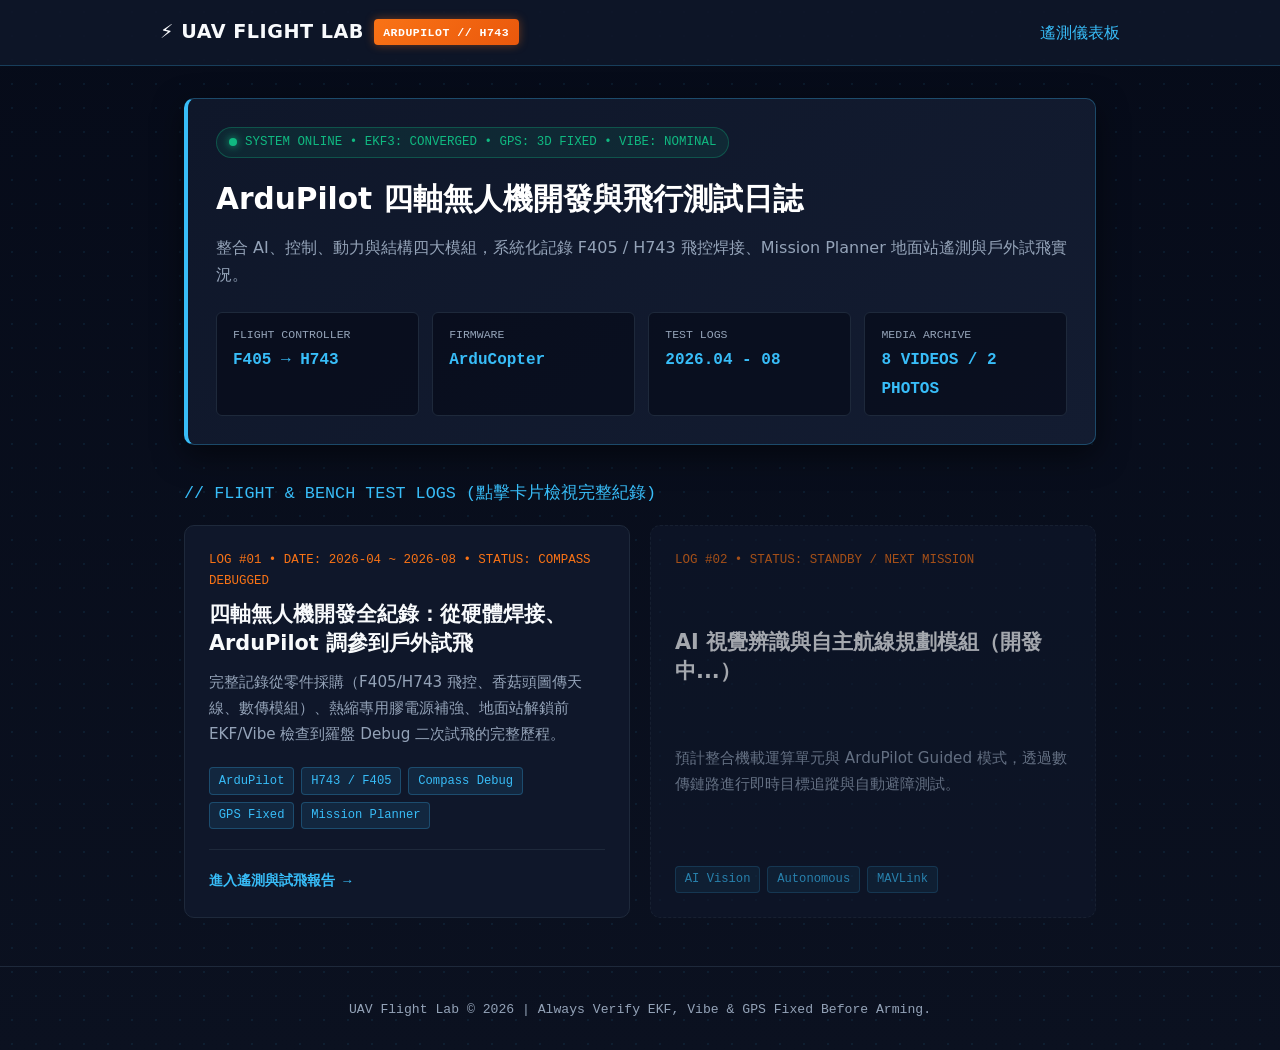
<file: index.html>
<!DOCTYPE html>
<html lang="zh-Hant">
<head>
  <meta charset="UTF-8">
  <meta name="viewport" content="width=device-width, initial-scale=1.0">
  <title>ArduPilot 無人機開發與飛行測試日誌 | UAV Flight Lab</title>
  <style>
    :root {
      --bg-main: #060B19;
      --bg-card: #0F172A;
      --border-color: #1E293B;
      --text-primary: #F8FAFC;
      --text-secondary: #94A3B8;
      --accent-orange: #F97316;
      --accent-blue: #38BDF8;
      --accent-green: #10B981;
    }
    * { box-sizing: border-box; margin: 0; padding: 0; }
    body {
      background-color: var(--bg-main);
      background-image: 
        radial-gradient(rgba(56, 189, 248, 0.08) 1px, transparent 1px),
        linear-gradient(to bottom, #060B19, #0B1120);
      background-size: 24px 24px, 100% 100%;
      color: var(--text-primary);
      font-family: system-ui, -apple-system, "Noto Sans TC", sans-serif;
      line-height: 1.7;
    }
    a { color: var(--accent-blue); text-decoration: none; }
    header {
      background-color: rgba(15, 23, 42, 0.9);
      border-bottom: 1px solid rgba(56, 189, 248, 0.25);
      padding: 1rem 1.5rem;
      position: sticky;
      top: 0;
      z-index: 100;
    }
    .nav-container {
      max-width: 960px;
      margin: 0 auto;
      display: flex;
      justify-content: space-between;
      align-items: center;
    }
    .site-title {
      font-size: 1.2rem;
      font-weight: 800;
      letter-spacing: 0.5px;
      color: var(--text-primary);
      display: flex;
      align-items: center;
      gap: 0.6rem;
    }
    .badge {
      background: linear-gradient(135deg, #F97316, #EA580C);
      color: #fff;
      font-size: 0.72rem;
      font-family: monospace;
      padding: 0.2rem 0.6rem;
      border-radius: 4px;
      box-shadow: 0 0 10px rgba(249, 115, 22, 0.4);
    }
    main { max-width: 960px; margin: 2rem auto; padding: 0 1.5rem; }
    .hero {
      background: linear-gradient(145deg, #0F172A, #131C31);
      border: 1px solid rgba(56, 189, 248, 0.3);
      border-left: 4px solid var(--accent-blue);
      border-radius: 10px;
      padding: 1.75rem;
      margin-bottom: 2.2rem;
      box-shadow: 0 10px 30px rgba(0, 0, 0, 0.5);
    }
    .telemetry-bar {
      font-family: monospace;
      font-size: 0.78rem;
      color: var(--accent-green);
      background-color: rgba(16, 185, 129, 0.1);
      border: 1px solid rgba(16, 185, 129, 0.3);
      display: inline-flex;
      align-items: center;
      gap: 0.5rem;
      padding: 0.25rem 0.75rem;
      border-radius: 999px;
      margin-bottom: 1rem;
    }
    .status-dot {
      width: 8px;
      height: 8px;
      background-color: var(--accent-green);
      border-radius: 50%;
      box-shadow: 0 0 8px var(--accent-green);
    }
    .hero h1 { font-size: 1.85rem; margin-bottom: 0.6rem; color: #FFFFFF; }
    .hero p { color: var(--text-secondary); margin-bottom: 1.5rem; }
    .stats-row {
      display: grid;
      grid-template-columns: repeat(auto-fit, minmax(180px, 1fr));
      gap: 0.85rem;
    }
    .stat-box {
      background-color: rgba(6, 11, 25, 0.7);
      border: 1px solid var(--border-color);
      border-radius: 6px;
      padding: 0.75rem 1rem;
    }
    .stat-label { display: block; font-family: monospace; font-size: 0.72rem; color: var(--text-secondary); }
    .stat-value { font-family: monospace; font-size: 1rem; font-weight: 700; color: var(--accent-blue); }
    .section-title { font-size: 1.05rem; margin-bottom: 1rem; color: var(--accent-blue); font-family: monospace; }
    .card-grid { display: grid; grid-template-columns: repeat(auto-fit, minmax(360px, 1fr)); gap: 1.25rem; }
    .card {
      background-color: var(--bg-card);
      border: 1px solid var(--border-color);
      border-radius: 10px;
      padding: 1.5rem;
      display: flex;
      flex-direction: column;
      justify-content: space-between;
    }
    .card:hover { border-color: var(--accent-blue); box-shadow: 0 8px 24px rgba(56, 189, 248, 0.15); }
    .card-placeholder { opacity: 0.65; border-style: dashed; }
    .card-meta { font-family: monospace; font-size: 0.78rem; color: var(--accent-orange); margin-bottom: 0.5rem; }
    .card h2 { font-size: 1.3rem; margin-bottom: 0.75rem; line-height: 1.4; }
    .card h2 a { color: var(--text-primary); }
    .card p { color: var(--text-secondary); font-size: 0.95rem; }
    .tag-list { display: flex; flex-wrap: wrap; gap: 0.45rem; margin-top: 1.2rem; }
    .tag {
      background-color: rgba(56, 189, 248, 0.1);
      color: var(--accent-blue);
      border: 1px solid rgba(56, 189, 248, 0.25);
      font-family: monospace;
      font-size: 0.76rem;
      padding: 0.15rem 0.55rem;
      border-radius: 4px;
    }
    .card-footer { margin-top: 1.25rem; padding-top: 1rem; border-top: 1px solid var(--border-color); }
    .btn-tech { font-family: monospace; font-size: 0.85rem; font-weight: 700; color: var(--accent-blue); }
    footer {
      text-align: center;
      color: var(--text-secondary);
      font-size: 0.82rem;
      font-family: monospace;
      padding: 2rem 1rem;
      border-top: 1px solid var(--border-color);
      margin-top: 3rem;
    }
  </style>
</head>
<body>
  <header>
    <div class="nav-container">
      <a href="index.html" class="site-title">
        ⚡ UAV FLIGHT LAB <span class="badge">ARDUPILOT // H743</span>
      </a>
      <nav>
        <a href="index.html">遙測儀表板</a>
      </nav>
    </div>
  </header>

  <main>
    <section class="hero">
      <div class="telemetry-bar">
        <span class="status-dot"></span> SYSTEM ONLINE &bull; EKF3: CONVERGED &bull; GPS: 3D FIXED &bull; VIBE: NOMINAL
      </div>
      <h1>ArduPilot 四軸無人機開發與飛行測試日誌</h1>
      <p>整合 AI、控制、動力與結構四大模組，系統化記錄 F405 / H743 飛控焊接、Mission Planner 地面站遙測與戶外試飛實況。</p>
      <div class="stats-row">
        <div class="stat-box">
          <span class="stat-label">FLIGHT CONTROLLER</span>
          <span class="stat-value">F405 &rarr; H743</span>
        </div>
        <div class="stat-box">
          <span class="stat-label">FIRMWARE</span>
          <span class="stat-value">ArduCopter</span>
        </div>
        <div class="stat-box">
          <span class="stat-label">TEST LOGS</span>
          <span class="stat-value">2026.04 - 08</span>
        </div>
        <div class="stat-box">
          <span class="stat-label">MEDIA ARCHIVE</span>
          <span class="stat-value">8 VIDEOS / 2 PHOTOS</span>
        </div>
      </div>
    </section>

    <div class="section-title">// FLIGHT &amp; BENCH TEST LOGS (點擊卡片檢視完整紀錄)</div>
    <div class="card-grid">
      <div class="card">
        <div class="card-meta">LOG #01 &bull; DATE: 2026-04 ~ 2026-08 &bull; STATUS: COMPASS DEBUGGED</div>
        <h2><a href="posts/2026-11-ardupilot-bench-test.html">四軸無人機開發全紀錄：從硬體焊接、ArduPilot 調參到戶外試飛</a></h2>
        <p>完整記錄從零件採購（F405/H743 飛控、香菇頭圖傳天線、數傳模組）、熱縮專用膠電源補強、地面站解鎖前 EKF/Vibe 檢查到羅盤 Debug 二次試飛的完整歷程。</p>
        <div class="tag-list">
          <span class="tag">ArduPilot</span>
          <span class="tag">H743 / F405</span>
          <span class="tag">Compass Debug</span>
          <span class="tag">GPS Fixed</span>
          <span class="tag">Mission Planner</span>
        </div>
        <div class="card-footer">
          <a href="posts/2026-11-ardupilot-bench-test.html" class="btn-tech">進入遙測與試飛報告 &rarr;</a>
        </div>
      </div>

      <div class="card card-placeholder">
        <div class="card-meta">LOG #02 &bull; STATUS: STANDBY / NEXT MISSION</div>
        <h2>AI 視覺辨識與自主航線規劃模組（開發中...）</h2>
        <p>預計整合機載運算單元與 ArduPilot Guided 模式，透過數傳鏈路進行即時目標追蹤與自動避障測試。</p>
        <div class="tag-list">
          <span class="tag">AI Vision</span>
          <span class="tag">Autonomous</span>
          <span class="tag">MAVLink</span>
        </div>
      </div>
    </div>
  </main>

  <footer>
    <p>UAV Flight Lab &copy; 2026 | Always Verify EKF, Vibe &amp; GPS Fixed Before Arming.</p>
  </footer>
</body>
</html>
</file>
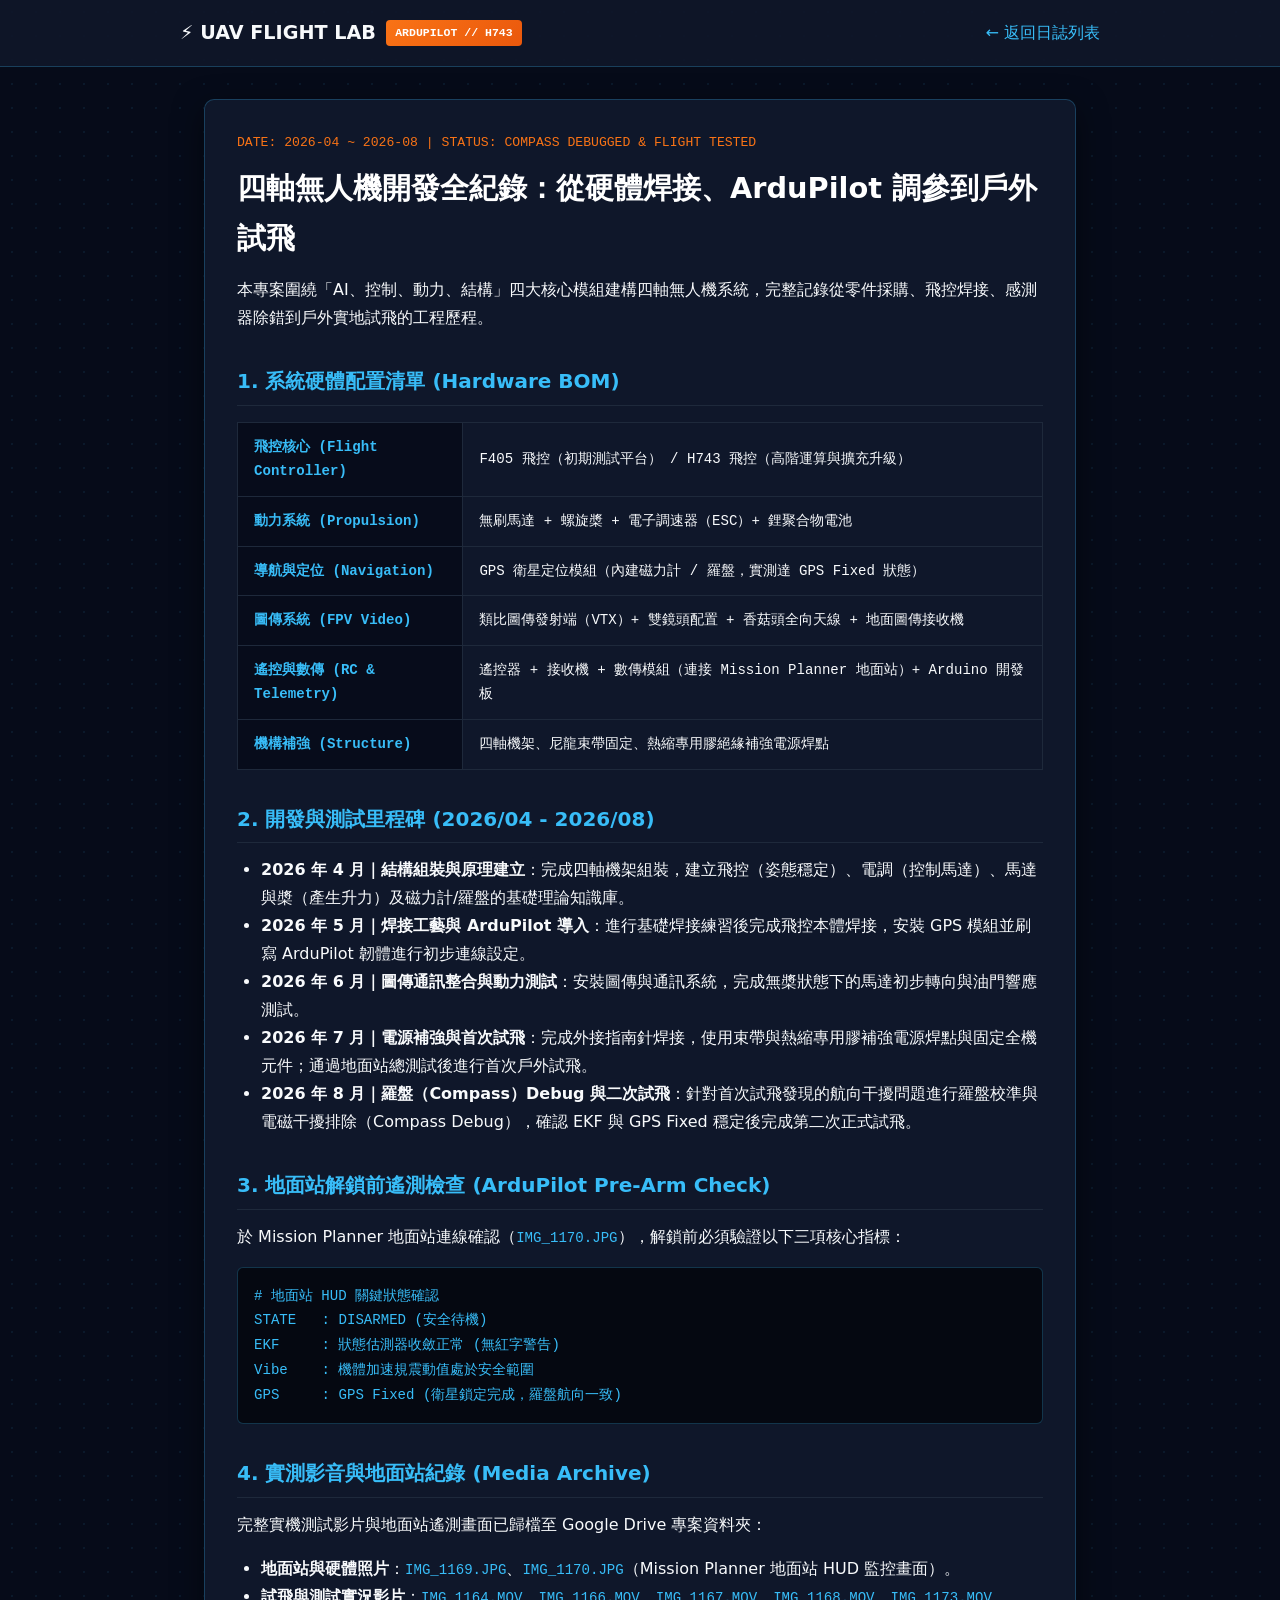
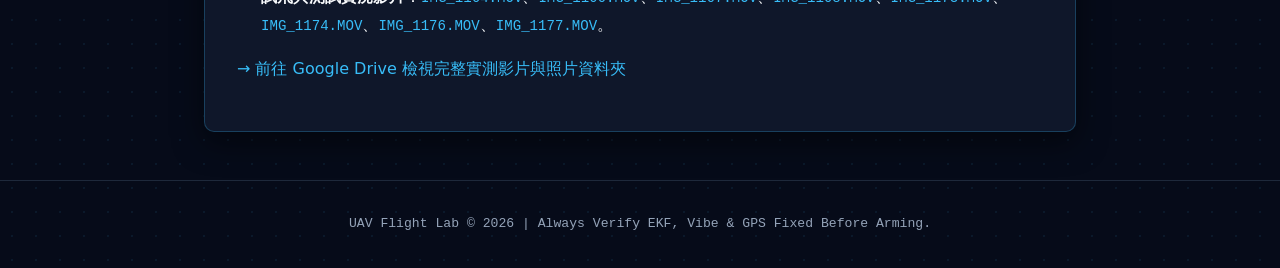
<file: posts/2026-11-ardupilot-bench-test.html>
<!DOCTYPE html>
<html lang="zh-Hant">
<head>
  <meta charset="UTF-8">
  <meta name="viewport" content="width=device-width, initial-scale=1.0">
  <title>四軸無人機開發與 ArduPilot 試飛紀錄 | UAV Flight Lab</title>
  <style>
    :root {
      --bg-main: #060B19;
      --bg-card: #0F172A;
      --border-color: #1E293B;
      --text-primary: #F8FAFC;
      --text-secondary: #94A3B8;
      --accent-orange: #F97316;
      --accent-blue: #38BDF8;
    }
    * { box-sizing: border-box; margin: 0; padding: 0; }
    body {
      background-color: var(--bg-main);
      background-image: radial-gradient(rgba(56, 189, 248, 0.08) 1px, transparent 1px);
      background-size: 24px 24px;
      color: var(--text-primary);
      font-family: system-ui, -apple-system, "Noto Sans TC", sans-serif;
      line-height: 1.75;
    }
    a { color: var(--accent-blue); text-decoration: none; }
    a:hover { text-decoration: underline; }
    header {
      background-color: rgba(15, 23, 42, 0.9);
      border-bottom: 1px solid rgba(56, 189, 248, 0.25);
      padding: 1rem 1.5rem;
    }
    .nav-container {
      max-width: 920px;
      margin: 0 auto;
      display: flex;
      justify-content: space-between;
      align-items: center;
    }
    .site-title {
      font-size: 1.2rem;
      font-weight: 800;
      color: var(--text-primary);
      display: flex;
      align-items: center;
      gap: 0.6rem;
    }
    .badge {
      background: linear-gradient(135deg, #F97316, #EA580C);
      color: #fff;
      font-size: 0.72rem;
      font-family: monospace;
      padding: 0.2rem 0.6rem;
      border-radius: 4px;
    }
    main { max-width: 920px; margin: 2rem auto; padding: 0 1.5rem; }
    article {
      background-color: var(--bg-card);
      border: 1px solid rgba(56, 189, 248, 0.25);
      border-radius: 10px;
      padding: 2rem;
      box-shadow: 0 10px 30px rgba(0, 0, 0, 0.5);
    }
    .card-meta { font-family: monospace; font-size: 0.82rem; color: var(--accent-orange); margin-bottom: 0.5rem; }
    article h1 { font-size: 1.8rem; margin-bottom: 0.8rem; color: #FFFFFF; }
    article h2 {
      font-size: 1.25rem;
      color: var(--accent-blue);
      margin-top: 2rem;
      margin-bottom: 0.8rem;
      border-bottom: 1px solid var(--border-color);
      padding-bottom: 0.35rem;
    }
    article p, article ul { margin-bottom: 1rem; color: var(--text-primary); }
    article ul { padding-left: 1.5rem; }
    .table-wrapper { overflow-x: auto; margin: 1rem 0 1.5rem 0; }
    .spec-table { width: 100%; border-collapse: collapse; font-family: monospace; font-size: 0.88rem; }
    .spec-table th, .spec-table td { border: 1px solid var(--border-color); padding: 0.75rem 1rem; text-align: left; }
    .spec-table th { background-color: rgba(6, 11, 25, 0.85); color: var(--accent-blue); width: 28%; }
    pre {
      background-color: #050811;
      border: 1px solid rgba(56, 189, 248, 0.25);
      border-radius: 6px;
      padding: 1rem;
      overflow-x: auto;
      margin: 1rem 0;
    }
    code { font-family: monospace; color: #38BDF8; font-size: 0.88rem; }
    footer {
      text-align: center;
      color: var(--text-secondary);
      font-size: 0.82rem;
      font-family: monospace;
      padding: 2rem 1rem;
      border-top: 1px solid var(--border-color);
      margin-top: 3rem;
    }
  </style>
</head>
<body>
  <header>
    <div class="nav-container">
      <a href="../index.html" class="site-title">
        ⚡ UAV FLIGHT LAB <span class="badge">ARDUPILOT // H743</span>
      </a>
      <nav>
        <a href="../index.html">&larr; 返回日誌列表</a>
      </nav>
    </div>
  </header>

  <main>
    <article>
      <div class="card-meta">DATE: 2026-04 ~ 2026-08 | STATUS: COMPASS DEBUGGED &amp; FLIGHT TESTED</div>
      <h1>四軸無人機開發全紀錄：從硬體焊接、ArduPilot 調參到戶外試飛</h1>
      <p>本專案圍繞「AI、控制、動力、結構」四大核心模組建構四軸無人機系統，完整記錄從零件採購、飛控焊接、感測器除錯到戶外實地試飛的工程歷程。</p>

      <h2>1. 系統硬體配置清單 (Hardware BOM)</h2>
      <div class="table-wrapper">
        <table class="spec-table">
          <tr>
            <th>飛控核心 (Flight Controller)</th>
            <td>F405 飛控（初期測試平台） / H743 飛控（高階運算與擴充升級）</td>
          </tr>
          <tr>
            <th>動力系統 (Propulsion)</th>
            <td>無刷馬達 + 螺旋槳 + 電子調速器（ESC）+ 鋰聚合物電池</td>
          </tr>
          <tr>
            <th>導航與定位 (Navigation)</th>
            <td>GPS 衛星定位模組（內建磁力計 / 羅盤，實測達 GPS Fixed 狀態）</td>
          </tr>
          <tr>
            <th>圖傳系統 (FPV Video)</th>
            <td>類比圖傳發射端（VTX）+ 雙鏡頭配置 + 香菇頭全向天線 + 地面圖傳接收機</td>
          </tr>
          <tr>
            <th>遙控與數傳 (RC &amp; Telemetry)</th>
            <td>遙控器 + 接收機 + 數傳模組（連接 Mission Planner 地面站）+ Arduino 開發板</td>
          </tr>
          <tr>
            <th>機構補強 (Structure)</th>
            <td>四軸機架、尼龍束帶固定、熱縮專用膠絕緣補強電源焊點</td>
          </tr>
        </table>
      </div>

      <h2>2. 開發與測試里程碑 (2026/04 - 2026/08)</h2>
      <ul>
        <li><strong>2026 年 4 月｜結構組裝與原理建立</strong>：完成四軸機架組裝，建立飛控（姿態穩定）、電調（控制馬達）、馬達與槳（產生升力）及磁力計/羅盤的基礎理論知識庫。</li>
        <li><strong>2026 年 5 月｜焊接工藝與 ArduPilot 導入</strong>：進行基礎焊接練習後完成飛控本體焊接，安裝 GPS 模組並刷寫 ArduPilot 韌體進行初步連線設定。</li>
        <li><strong>2026 年 6 月｜圖傳通訊整合與動力測試</strong>：安裝圖傳與通訊系統，完成無槳狀態下的馬達初步轉向與油門響應測試。</li>
        <li><strong>2026 年 7 月｜電源補強與首次試飛</strong>：完成外接指南針焊接，使用束帶與熱縮專用膠補強電源焊點與固定全機元件；通過地面站總測試後進行首次戶外試飛。</li>
        <li><strong>2026 年 8 月｜羅盤（Compass）Debug 與二次試飛</strong>：針對首次試飛發現的航向干擾問題進行羅盤校準與電磁干擾排除（Compass Debug），確認 EKF 與 GPS Fixed 穩定後完成第二次正式試飛。</li>
      </ul>

      <h2>3. 地面站解鎖前遙測檢查 (ArduPilot Pre-Arm Check)</h2>
      <p>於 Mission Planner 地面站連線確認（<code>IMG_1170.JPG</code>），解鎖前必須驗證以下三項核心指標：</p>
      <pre><code># 地面站 HUD 關鍵狀態確認
STATE   : DISARMED (安全待機)
EKF     : 狀態估測器收斂正常 (無紅字警告)
Vibe    : 機體加速規震動值處於安全範圍
GPS     : GPS Fixed (衛星鎖定完成，羅盤航向一致)</code></pre>

      <h2>4. 實測影音與地面站紀錄 (Media Archive)</h2>
      <p>完整實機測試影片與地面站遙測畫面已歸檔至 Google Drive 專案資料夾：</p>
      <ul>
        <li><strong>地面站與硬體照片</strong>：<code>IMG_1169.JPG</code>、<code>IMG_1170.JPG</code>（Mission Planner 地面站 HUD 監控畫面）。</li>
        <li><strong>試飛與測試實況影片</strong>：<code>IMG_1164.MOV</code>、<code>IMG_1166.MOV</code>、<code>IMG_1167.MOV</code>、<code>IMG_1168.MOV</code>、<code>IMG_1173.MOV</code>、<code>IMG_1174.MOV</code>、<code>IMG_1176.MOV</code>、<code>IMG_1177.MOV</code>。</li>
      </ul>
      <p><a href="https://drive.google.com/drive/folders/12rA8ilJrEUafm82jy-FIgc3nNyO-BUDP" target="_blank" rel="noopener noreferrer">&rarr; 前往 Google Drive 檢視完整實測影片與照片資料夾</a></p>
    </article>
  </main>

  <footer>
    <p>UAV Flight Lab &copy; 2026 | Always Verify EKF, Vibe &amp; GPS Fixed Before Arming.</p>
  </footer>
</body>
</html>
</file>
